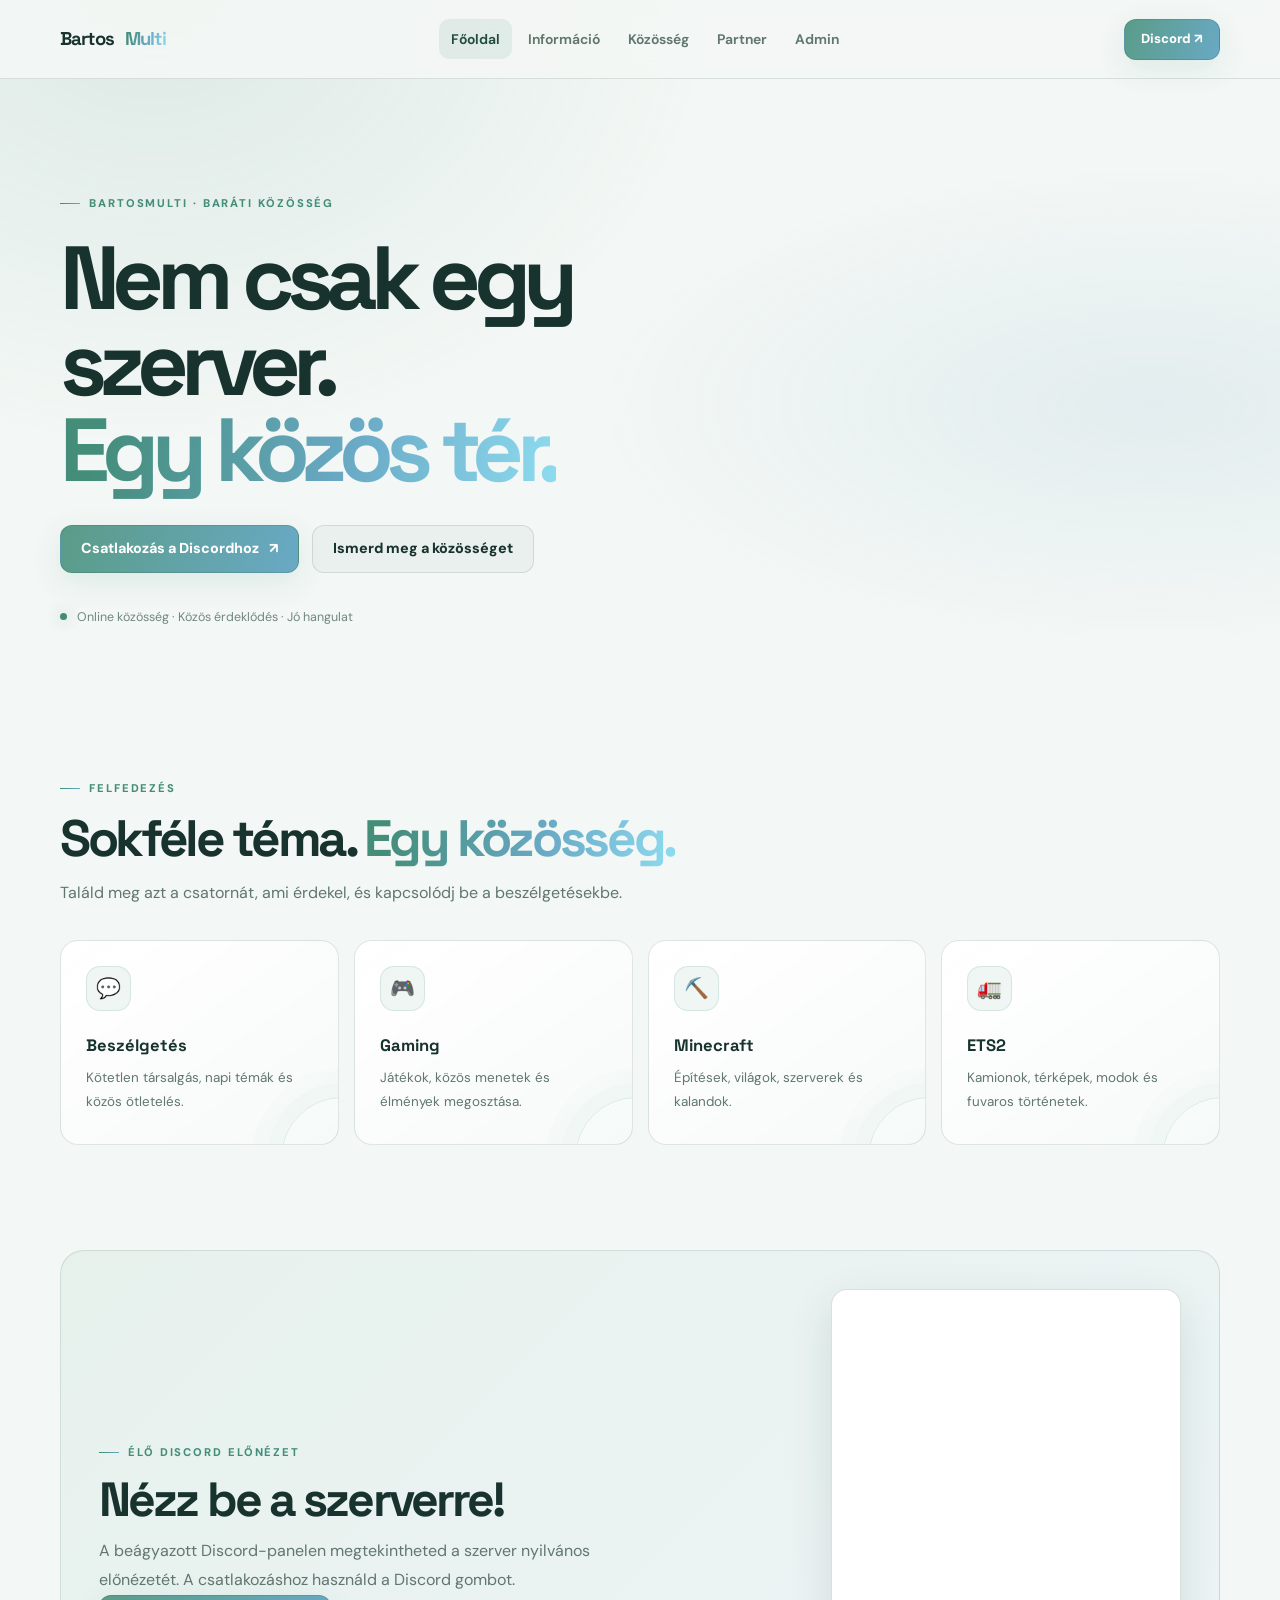
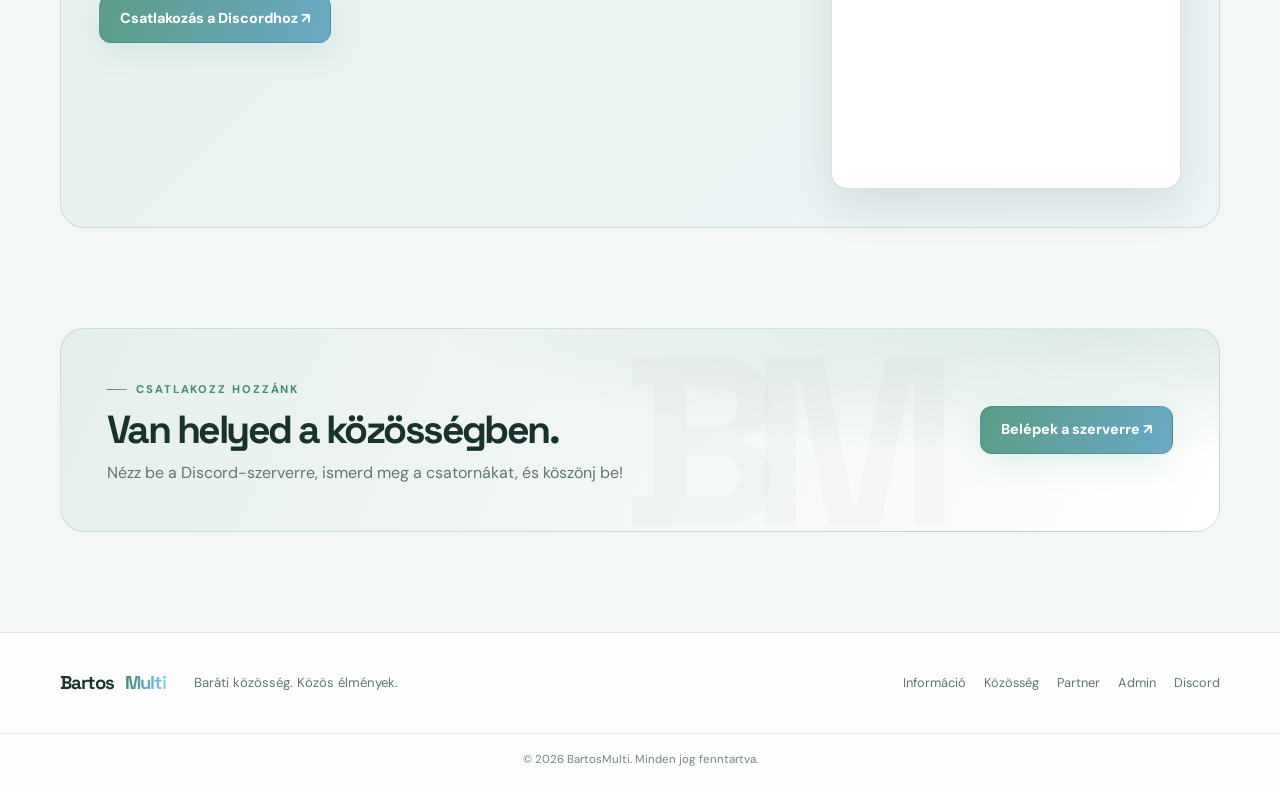
<file: index.html>
<!DOCTYPE html>
<html lang="hu">
<head>
  <meta charset="UTF-8">
  <meta name="viewport" content="width=device-width, initial-scale=1">
  <meta name="theme-color" content="#f3f7f5">
  <meta name="description" content="BartosMulti – baráti közösség beszélgetéshez, játékhoz és közös kikapcsolódáshoz.">
  <title>BartosMulti – Közösség, játék, kikapcsolódás</title>
  <link rel="icon" href="favicon.svg" type="image/svg+xml">
  <link rel="stylesheet" href="style.css">
</head>
<body>
  <header class="site-header">
    <nav class="navbar">
      <a class="logo" href="index.html">Bartos<span class="accent">Multi</span></a>
      <ul class="nav-links">
        <li><a class="active" href="index.html">Főoldal</a></li>
        <li><a href="info.html">Információ</a></li>
        <li><a href="community.html">Közösség</a></li>
        <li><a href="partner.html">Partner</a></li>
        <li><a href="admin/">Admin</a></li>
      </ul>
      <a class="button button-small" href="https://discord.gg/Ucswm9WDUp" target="_blank" rel="noopener noreferrer">Discord ↗</a>
    </nav>
  </header>
  <main>
    <section class="hero container">
      <div class="hero-copy">
        <span class="eyebrow">BARTOSMULTI · BARÁTI KÖZÖSSÉG</span>
        <h1>Nem csak egy szerver.<br><span class="gradient-text">Egy közös tér.</span></h1>
        <div class="hero-actions">
          <a class="button" href="https://discord.gg/Ucswm9WDUp" target="_blank" rel="noopener noreferrer">Csatlakozás a Discordhoz <span>↗</span></a>
          <a class="button button-ghost" href="community.html">Ismerd meg a közösséget</a>
        </div>
        <div class="hero-note"><span></span> Online közösség · Közös érdeklődés · Jó hangulat</div>
      </div>
    </section>
    <section class="feature-section container">
      <div class="section-heading">
        <span class="eyebrow">FELFEDEZÉS</span>
        <h2>Sokféle téma. <span class="gradient-text">Egy közösség.</span></h2>
        <p>Találd meg azt a csatornát, ami érdekel, és kapcsolódj be a beszélgetésekbe.</p>
      </div>
      <div class="feature-grid">
        <article class="feature-card"><span class="feature-icon">💬</span><h3>Beszélgetés</h3><p>Kötetlen társalgás, napi témák és közös ötletelés.</p></article>
        <article class="feature-card"><span class="feature-icon">🎮</span><h3>Gaming</h3><p>Játékok, közös menetek és élmények megosztása.</p></article>
        <article class="feature-card"><span class="feature-icon">⛏️</span><h3>Minecraft</h3><p>Építések, világok, szerverek és kalandok.</p></article>
        <article class="feature-card"><span class="feature-icon">🚛</span><h3>ETS2</h3><p>Kamionok, térképek, modok és fuvaros történetek.</p></article>
      </div>
    </section>
    <section class="discord-section" aria-labelledby="discord-widget-title">
      <div>
        <span class="eyebrow">ÉLŐ DISCORD ELŐNÉZET</span>
        <h2 id="discord-widget-title">Nézz be a szerverre!</h2>
        <p>A beágyazott Discord-panelen megtekintheted a szerver nyilvános előnézetét. A csatlakozáshoz használd a Discord gombot.</p>
        <a class="button" href="https://discord.gg/Ucswm9WDUp" target="_blank" rel="noopener noreferrer">Csatlakozás a Discordhoz ↗</a>
      </div>
      <iframe class="discord-widget-frame" src="https://discord.com/widget?id=1563563442265399347&amp;theme=dark" width="350" height="500" allowtransparency="true" frameborder="0" sandbox="allow-popups allow-popups-to-escape-sandbox allow-same-origin allow-scripts" title="BartosMulti Discord szerver előnézete"></iframe>
    </section>
    <section class="join-section container">
      <div><span class="eyebrow">CSATLAKOZZ HOZZÁNK</span><h2>Van helyed a közösségben.</h2><p>Nézz be a Discord-szerverre, ismerd meg a csatornákat, és köszönj be!</p></div>
      <a class="button" href="https://discord.gg/Ucswm9WDUp" target="_blank" rel="noopener noreferrer">Belépek a szerverre ↗</a>
    </section>
  </main>
  <footer class="footer"><div class="footer-inner"><a class="logo" href="index.html">Bartos<span class="accent">Multi</span></a><p>Baráti közösség. Közös élmények.</p><div class="footer-links"><a href="info.html">Információ</a><a href="community.html">Közösség</a><a href="partner.html">Partner</a><a href="admin/">Admin</a><a href="https://discord.gg/Ucswm9WDUp">Discord</a></div></div><div class="footer-bottom">© 2026 BartosMulti. Minden jog fenntartva.</div></footer>
</body>
</html>
</file>
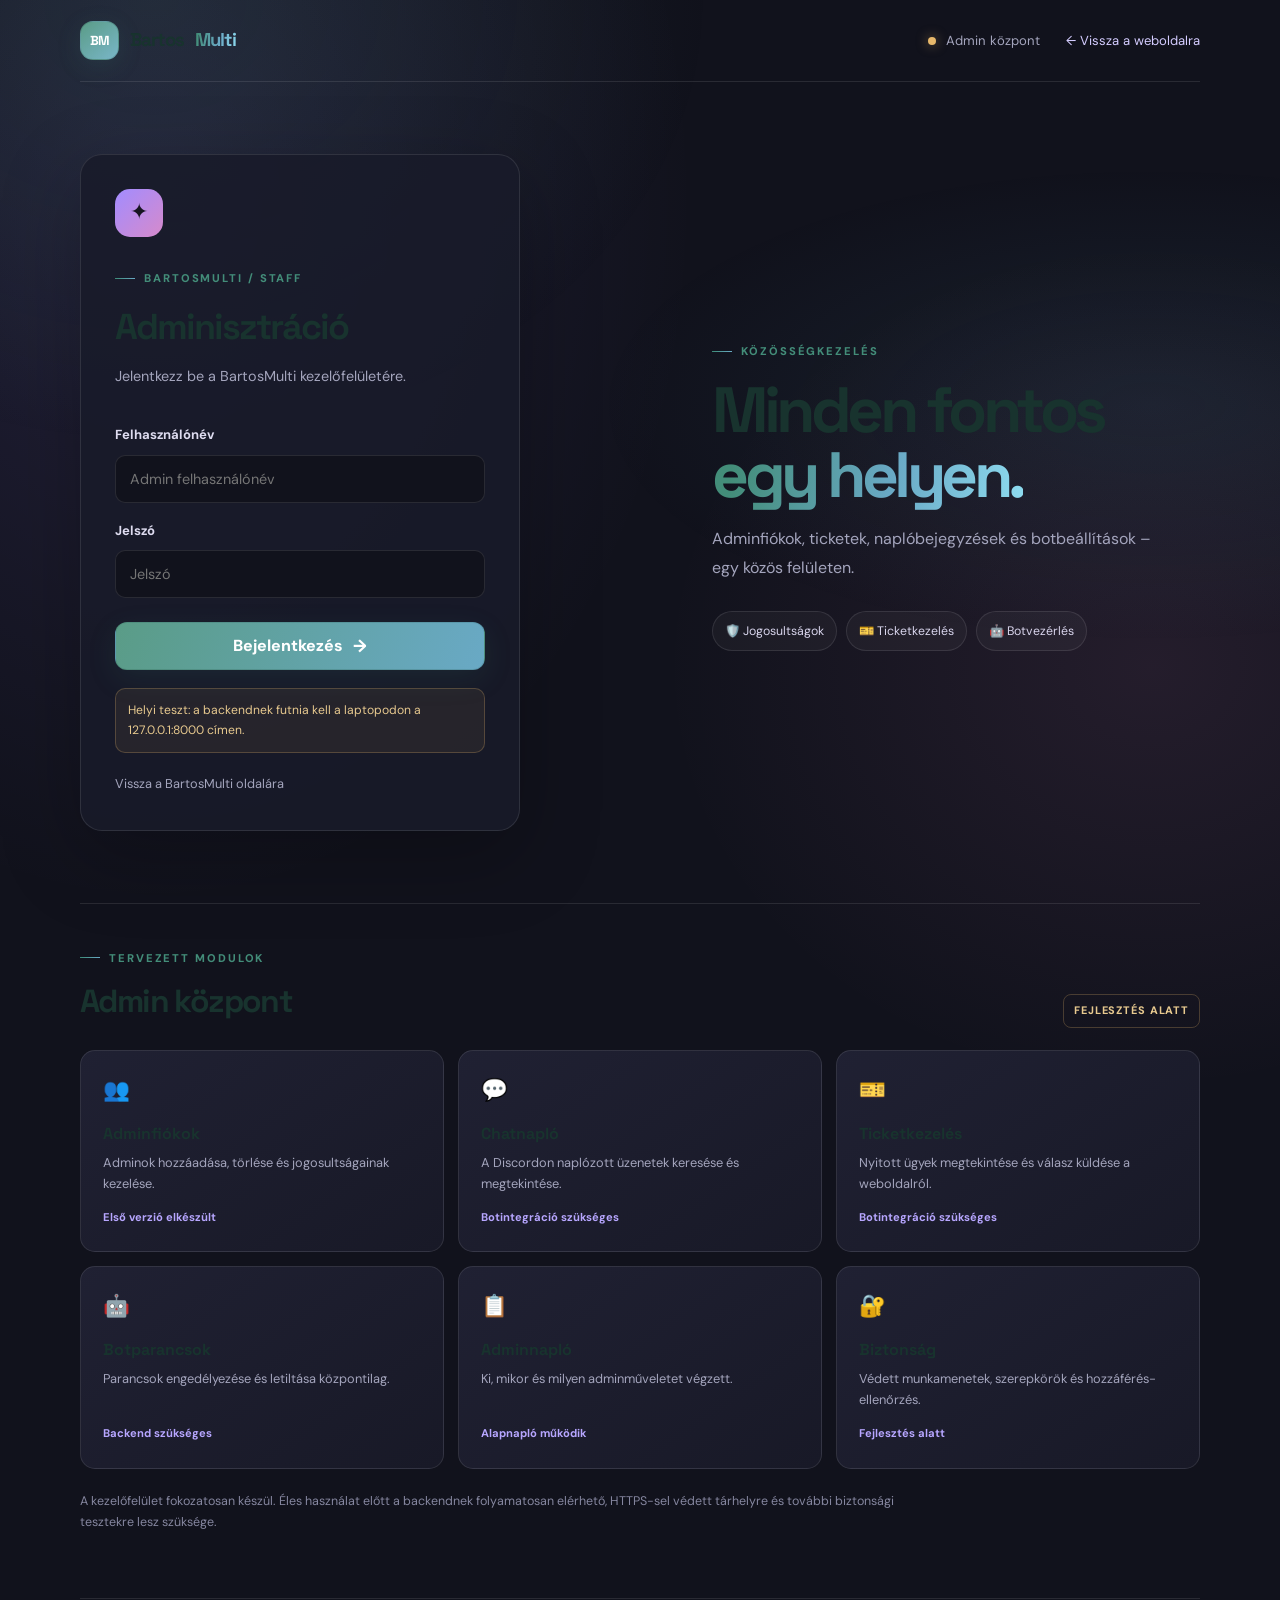
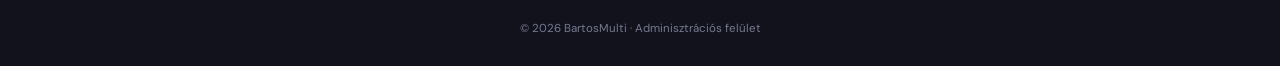
<file: admin/index.html>
<!DOCTYPE html>
<html lang="hu">
<head>
  <meta charset="UTF-8">
  <meta name="viewport" content="width=device-width, initial-scale=1">
  <meta name="theme-color" content="#11121c">
  <meta name="description" content="BartosMulti adminisztrációs felület.">
  <title>Admin – BartosMulti</title>
  <link rel="icon" href="../favicon.svg" type="image/svg+xml">
  <link rel="stylesheet" href="../style.css">
  <link rel="stylesheet" href="admin.css">
</head>
<body class="admin-body">
  <main class="admin-shell">
    <header class="admin-topbar">
      <a class="logo" href="../index.html"><span class="logo-mark">BM</span>Bartos<span class="accent">Multi</span></a>
      <div class="admin-topbar-right"><span class="status-dot"></span><span>Admin központ</span><a href="../index.html">← Vissza a weboldalra</a></div>
    </header>

    <section class="login-wrap" id="loginView">
      <div class="login-card">
        <div class="login-icon">✦</div>
        <span class="eyebrow">BARTOSMULTI / STAFF</span>
        <h1>Adminisztráció</h1>
        <p class="login-description">Jelentkezz be a BartosMulti kezelőfelületére.</p>
        <form id="loginForm">
          <label for="username">Felhasználónév</label>
          <input id="username" name="username" type="text" placeholder="Admin felhasználónév" autocomplete="username" required>
          <label for="password">Jelszó</label>
          <input id="password" name="password" type="password" placeholder="Jelszó" autocomplete="current-password" required>
          <button class="button login-button" id="loginButton" type="submit">Bejelentkezés <span>→</span></button>
        </form>
        <p class="login-notice" id="loginNotice" role="status">Helyi teszt: a backendnek futnia kell a laptopodon a 127.0.0.1:8000 címen.</p>
        <a class="back-link" href="../index.html">Vissza a BartosMulti oldalára</a>
      </div>
      <div class="login-side">
        <span class="eyebrow">KÖZÖSSÉGKEZELÉS</span>
        <h2>Minden fontos<br><span class="gradient-text">egy helyen.</span></h2>
        <p>Adminfiókok, ticketek, naplóbejegyzések és botbeállítások – egy közös felületen.</p>
        <div class="side-pills"><span>🛡️ Jogosultságok</span><span>🎫 Ticketkezelés</span><span>🤖 Botvezérlés</span></div>
      </div>
    </section>

    <section class="admin-dashboard" id="dashboardView" hidden>
      <div class="dashboard-heading">
        <div>
          <span class="eyebrow">BARTOSMULTI / ADMIN</span>
          <h1>Vezérlőpult</h1>
          <p class="login-description">Sikeresen bejelentkeztél a helyi backendbe.</p>
        </div>
        <button class="button logout-button" id="logoutButton" type="button">Kijelentkezés</button>
      </div>

      <div class="dashboard-card account-card">
        <h2>Bejelentkezett admin</h2>
        <p><strong>Felhasználónév:</strong> <span id="adminUsername">–</span></p>
        <p><strong>Azonosító:</strong> <span id="adminId">–</span></p>
        <p><strong>Jogosultság:</strong> <span id="adminRole">–</span></p>
        <p><strong>Állapot:</strong> <span id="adminStatus">–</span></p>
      </div>

      <section class="dashboard-card management-card" id="adminManagement">
        <div class="section-heading">
          <div><span class="eyebrow">HOZZÁFÉRÉSEK</span><h2>Adminfiókok kezelése</h2><p class="dashboard-muted">Adminfiókok létrehozása, jogosultságainak módosítása és kezelése.</p></div>
          <button class="button refresh-button" id="refreshAdminsButton" type="button">Lista frissítése</button>
        </div>

        <div class="create-admin-panel">
          <h3>Új adminfiók</h3>
          <form id="createAdminForm" class="create-admin-form">
            <div class="field-group"><label for="newAdminUsername">Felhasználónév</label><input id="newAdminUsername" name="username" type="text" minlength="3" maxlength="40" pattern="[a-zA-Z0-9_.-]+" autocomplete="off" placeholder="pl. moderator01" required></div>
            <div class="field-group"><label for="newAdminPassword">Kezdeti jelszó</label><input id="newAdminPassword" name="password" type="password" minlength="12" maxlength="128" autocomplete="new-password" placeholder="Legalább 12 karakter" required></div>
            <div class="field-group"><label for="newAdminRole">Jogosultság</label><select id="newAdminRole" name="role"><option value="moderator">Moderátor</option><option value="admin">Admin</option></select></div>
            <button class="button create-admin-button" id="createAdminButton" type="submit">Admin létrehozása</button>
          </form>
          <p class="form-hint">A jelszó legalább 12 karakter legyen. A tulajdonosi (owner) jogosultságot ez az űrlap nem osztja ki.</p>
        </div>

        <div class="admin-list-heading"><h3>Regisztrált adminok</h3><span id="adminCount" class="count-label">–</span></div>
        <p id="adminListNotice" class="dashboard-muted" role="status">Adminlista betöltése…</p>
        <div id="adminList" class="admin-list"></div>
      </section>

      <div class="dashboard-card audit-card">
        <div class="audit-heading">
          <div><h2>Admin tevékenységnapló</h2><p class="dashboard-muted">A backend által rögzített legutóbbi műveletek.</p></div>
          <button class="button refresh-button" id="refreshAuditButton" type="button">Frissítés</button>
        </div>
        <p id="auditNotice" class="dashboard-muted" role="status">Napló betöltése…</p>
        <div class="audit-list" id="auditList"></div>
      </div>
      <p class="dashboard-warning">Ez jelenleg helyi fejlesztői kapcsolat. A ticketkezelés, chatnapló és botvezérlés még nincs bekötve. A weboldal nyilvános GitHub Pages-oldal, a backend viszont csak a saját laptopodon fut.</p>
    </section>

    <section class="admin-preview" aria-label="Tervezett adminfunkciók">
      <div class="preview-heading"><div><span class="eyebrow">TERVEZETT MODULOK</span><h2>Admin központ</h2></div><span class="preview-tag">FEJLESZTÉS ALATT</span></div>
      <div class="preview-grid">
        <article class="preview-card"><span>👥</span><h3>Adminfiókok</h3><p>Adminok hozzáadása, törlése és jogosultságainak kezelése.</p><small>Első verzió elkészült</small></article>
        <article class="preview-card"><span>💬</span><h3>Chatnapló</h3><p>A Discordon naplózott üzenetek keresése és megtekintése.</p><small>Botintegráció szükséges</small></article>
        <article class="preview-card"><span>🎫</span><h3>Ticketkezelés</h3><p>Nyitott ügyek megtekintése és válasz küldése a weboldalról.</p><small>Botintegráció szükséges</small></article>
        <article class="preview-card"><span>🤖</span><h3>Botparancsok</h3><p>Parancsok engedélyezése és letiltása központilag.</p><small>Backend szükséges</small></article>
        <article class="preview-card"><span>📋</span><h3>Adminnapló</h3><p>Ki, mikor és milyen adminműveletet végzett.</p><small>Alapnapló működik</small></article>
        <article class="preview-card"><span>🔐</span><h3>Biztonság</h3><p>Védett munkamenetek, szerepkörök és hozzáférés-ellenőrzés.</p><small>Fejlesztés alatt</small></article>
      </div>
      <p class="preview-footnote">A kezelőfelület fokozatosan készül. Éles használat előtt a backendnek folyamatosan elérhető, HTTPS-sel védett tárhelyre és további biztonsági tesztekre lesz szüksége.</p>
    </section>
    <footer class="admin-footer">© 2026 BartosMulti · Adminisztrációs felület</footer>
  </main>
  <script src="admin.js"></script>
</body>
</html>
</file>
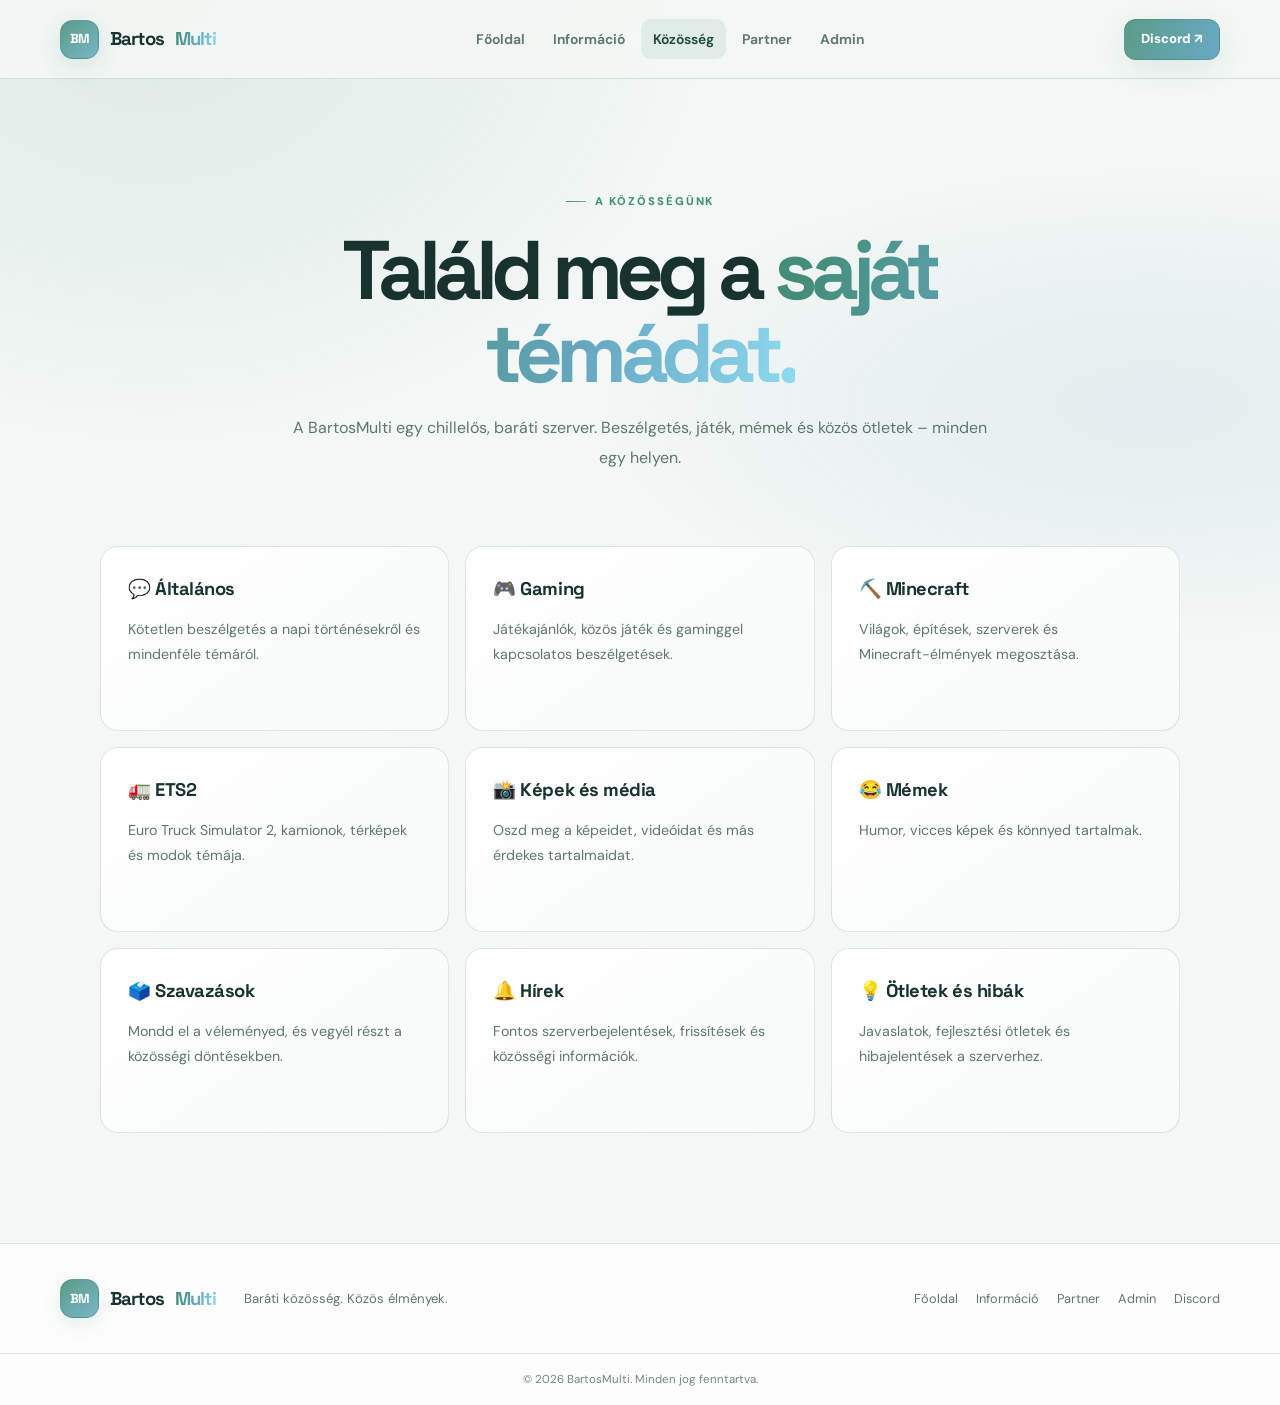
<file: community.html>
<!DOCTYPE html>
<html lang="hu">
<head><meta charset="UTF-8"><meta name="viewport" content="width=device-width, initial-scale=1"><meta name="theme-color" content="#0d0e18"><meta name="description" content="Fedezd fel a BartosMulti Discord-közösség témáit."><title>Közösség – BartosMulti</title><link rel="icon" href="favicon.svg" type="image/svg+xml"><link rel="stylesheet" href="style.css"></head>
<body>
<header class="site-header"><nav class="navbar"><a class="logo" href="index.html"><span class="logo-mark">BM</span>Bartos<span class="accent">Multi</span></a><ul class="nav-links"><li><a href="index.html">Főoldal</a></li><li><a href="info.html">Információ</a></li><li><a class="active" href="community.html">Közösség</a></li><li><a href="partner.html">Partner</a></li><li><a href="admin/">Admin</a></li></ul><a class="button button-small" href="https://discord.gg/Ucswm9WDUp" target="_blank" rel="noopener noreferrer">Discord ↗</a></nav></header>
<main>
<section class="page-hero"><span class="eyebrow">A KÖZÖSSÉGÜNK</span><h1>Találd meg a <span class="gradient-text">saját témádat.</span></h1><p>A BartosMulti egy chillelős, baráti szerver. Beszélgetés, játék, mémek és közös ötletek – minden egy helyen.</p></section>
<section class="cards">
<article class="info-card"><h2>💬 Általános</h2><p>Kötetlen beszélgetés a napi történésekről és mindenféle témáról.</p></article>
<article class="info-card"><h2>🎮 Gaming</h2><p>Játékajánlók, közös játék és gaminggel kapcsolatos beszélgetések.</p></article>
<article class="info-card"><h2>⛏️ Minecraft</h2><p>Világok, építések, szerverek és Minecraft-élmények megosztása.</p></article>
<article class="info-card"><h2>🚛 ETS2</h2><p>Euro Truck Simulator 2, kamionok, térképek és modok témája.</p></article>
<article class="info-card"><h2>📸 Képek és média</h2><p>Oszd meg a képeidet, videóidat és más érdekes tartalmaidat.</p></article>
<article class="info-card"><h2>😂 Mémek</h2><p>Humor, vicces képek és könnyed tartalmak.</p></article>
<article class="info-card"><h2>🗳️ Szavazások</h2><p>Mondd el a véleményed, és vegyél részt a közösségi döntésekben.</p></article>
<article class="info-card"><h2>🔔 Hírek</h2><p>Fontos szerverbejelentések, frissítések és közösségi információk.</p></article>
<article class="info-card"><h2>💡 Ötletek és hibák</h2><p>Javaslatok, fejlesztési ötletek és hibajelentések a szerverhez.</p></article>
</section>
</main>
<footer class="footer"><div class="footer-inner"><a class="logo" href="index.html"><span class="logo-mark">BM</span>Bartos<span class="accent">Multi</span></a><p>Baráti közösség. Közös élmények.</p><div class="footer-links"><a href="index.html">Főoldal</a><a href="info.html">Információ</a><a href="partner.html">Partner</a><a href="admin/">Admin</a><a href="https://discord.gg/Ucswm9WDUp">Discord</a></div></div><div class="footer-bottom">© 2026 BartosMulti. Minden jog fenntartva.</div></footer>
</body></html>
</file>
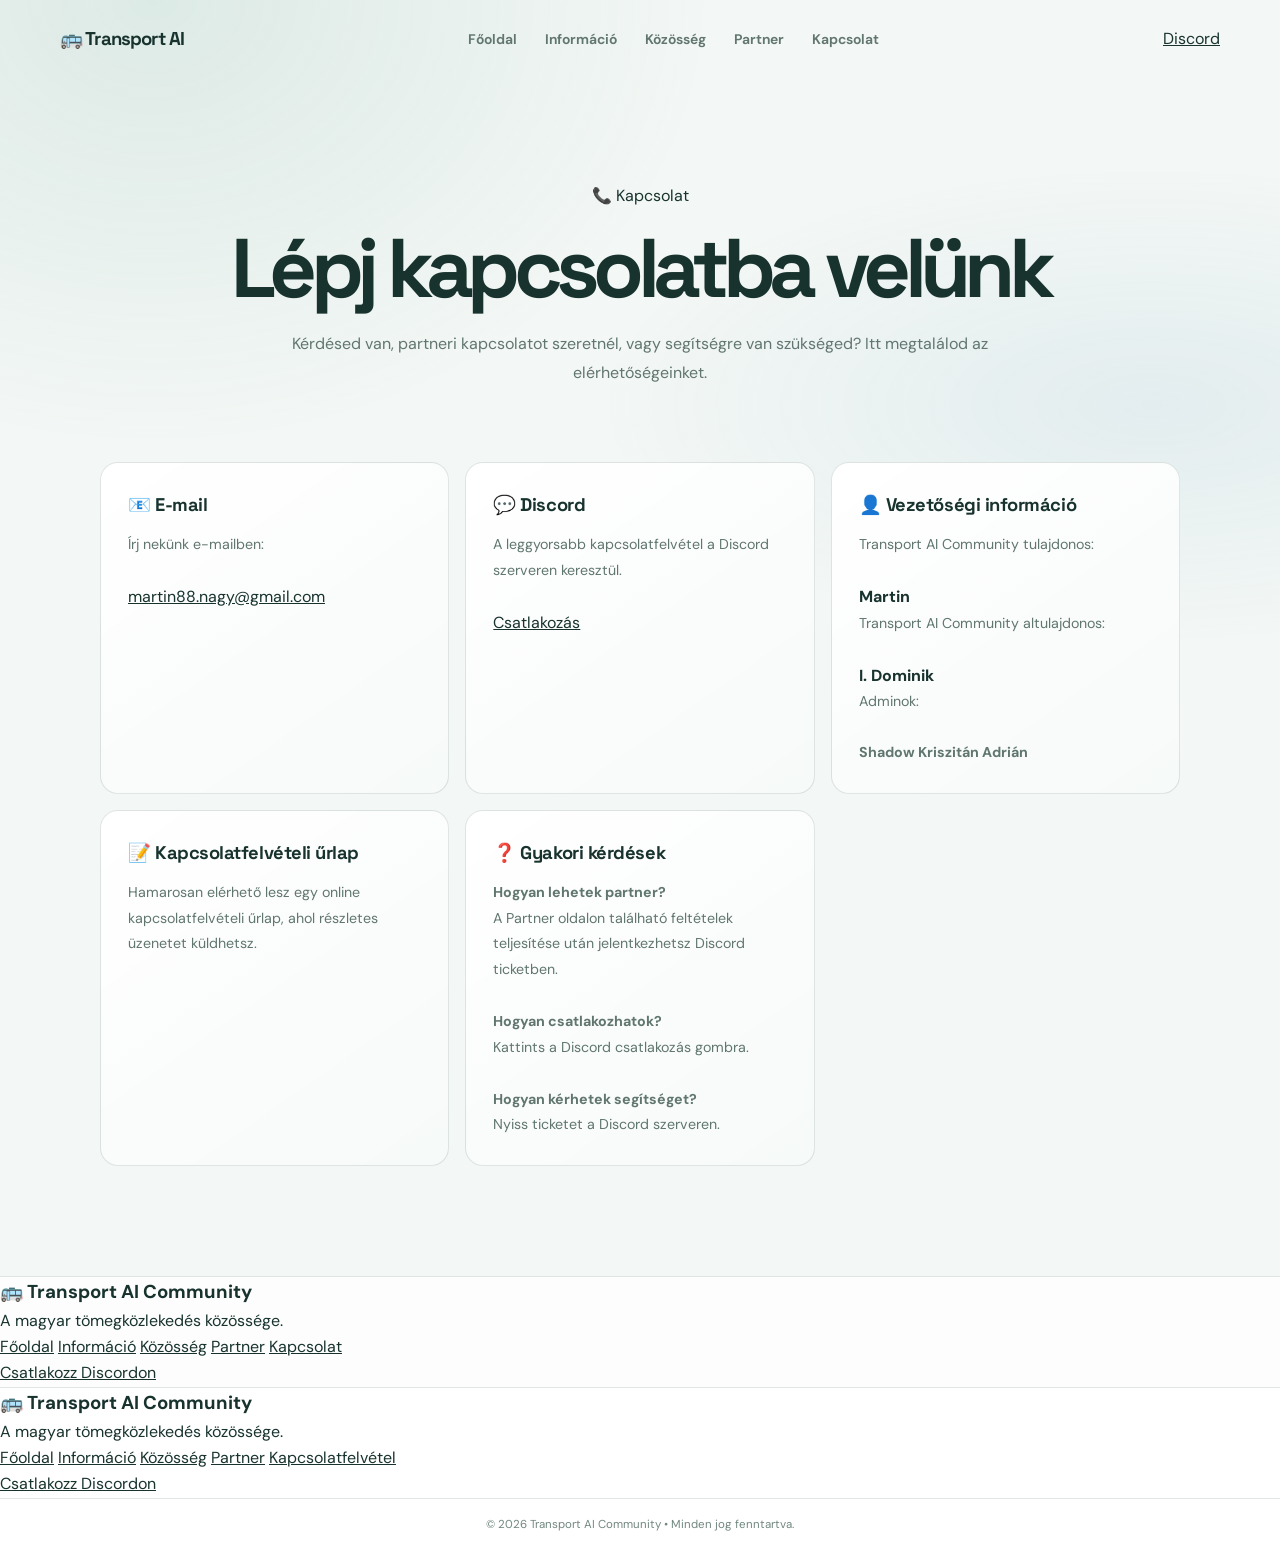
<file: contact.html>
<!DOCTYPE html>
<html lang="hu">

<head>

<meta charset="UTF-8">
<meta name="viewport" content="width=device-width, initial-scale=1.0">

<title>Kapcsolat | Transport AI</title>

    <link rel="icon" href="favicon.svg" type="image/svg+xml">
    <link rel="stylesheet" href="style.css">

</head>


<body>


<div class="ai-background">
    <div class="particles"></div>
</div>



<header>

<nav class="navbar">

<div class="logo">
🚌 Transport AI
</div>


<ul class="nav-links">

<li><a href="index.html">Főoldal</a></li>
<li><a href="info.html">Információ</a></li>
<li><a href="community.html">Közösség</a></li>
<li><a href="partner.html">Partner</a></li>
<li><a href="contact.html">Kapcsolat</a></li>

</ul>


<a class="nav-button"
href="https://discord.gg/Ucswm9WDUp"
target="_blank">
Discord
</a>


</nav>

</header>





<section class="page-hero">


<span class="ai-tag">
📞 Kapcsolat
</span>


<h1>
Lépj kapcsolatba velünk
</h1>


<p>
Kérdésed van, partneri kapcsolatot szeretnél,
vagy segítségre van szükséged?
Itt megtalálod az elérhetőségeinket.
</p>


</section>





<section class="cards">



<div class="info-card">

<h2>📧 E-mail</h2>

<p>
Írj nekünk e-mailben:
</p>

<br>

<a href="mailto:martin88.nagy@gmail.com"
class="main-button">

martin88.nagy@gmail.com

</a>

</div>





<div class="info-card">

<h2>💬 Discord</h2>

<p>
A leggyorsabb kapcsolatfelvétel
a Discord szerveren keresztül.
</p>

<br>

<a href="https://discord.gg/Ucswm9WDUp"
target="_blank"
class="main-button">

Csatlakozás

</a>

</div>





<div class="info-card">

<h2>👤 Vezetőségi információ</h2>

<p>
Transport AI Community tulajdonos:
</p>

<br>

<strong>
Martin
</strong>

<p>Transport AI Community altulajdonos: </p>

<br>
<strong>
I. Dominik
</strong>

<p>Adminok: <p>

<br>

<strong>
Shadow
Kriszitán
Adrián
</strong>

</div>





<div class="info-card">

<h2>📝 Kapcsolatfelvételi űrlap</h2>

<p>
Hamarosan elérhető lesz egy online
kapcsolatfelvételi űrlap, ahol
részletes üzenetet küldhetsz.
</p>

</div>





<div class="info-card faq-card">

<h2>❓ Gyakori kérdések</h2>


<p>
<strong>Hogyan lehetek partner?</strong>
<br>
A Partner oldalon található feltételek
teljesítése után jelentkezhetsz Discord ticketben.
</p>


<br>


<p>
<strong>Hogyan csatlakozhatok?</strong>
<br>
Kattints a Discord csatlakozás gombra.
</p>


<br>


<p>
<strong>Hogyan kérhetek segítséget?</strong>
<br>
Nyiss ticketet a Discord szerveren.
</p>


</div>



</section>





<footer class="footer">

<div class="footer-content">


<div class="footer-left">

<h3>
🚌 Transport AI Community
</h3>

<p>
A magyar tömegközlekedés közössége.
</p>

</div>



<div class="footer-center">

<a href="index.html">Főoldal</a>
<a href="info.html">Információ</a>
<a href="community.html">Közösség</a>
<a href="partner.html">Partner</a>
<a href="contact.html">Kapcsolat</a>

</div>



<div class="footer-right">

<a href="https://discord.gg/Ucswm9WDUp"
target="_blank">

Csatlakozz Discordon

</a>

</div>


</div>



<footer class="footer">

    <div class="footer-content">

        <div class="footer-left">
            <h3>🚌 Transport AI Community</h3>
            <p>A magyar tömegközlekedés közössége.</p>
        </div>

        <div class="footer-center">
            <a href="index.html">Főoldal</a>
            <a href="info.html">Információ</a>
            <a href="community.html">Közösség</a>
            <a href="partner.html">Partner</a>
            <a href="contact.html">Kapcsolatfelvétel</a>
        </div>

        <div class="footer-right">
            <a href="https://discord.gg/Ucswm9WDUp" target="_blank">
                Csatlakozz Discordon
            </a>
        </div>

    </div>

    <div class="footer-bottom">
        © 2026 Transport AI Community • Minden jog fenntartva.
    </div>

</footer>


<script src="script.js"></script>


</body>

</html>
</file>
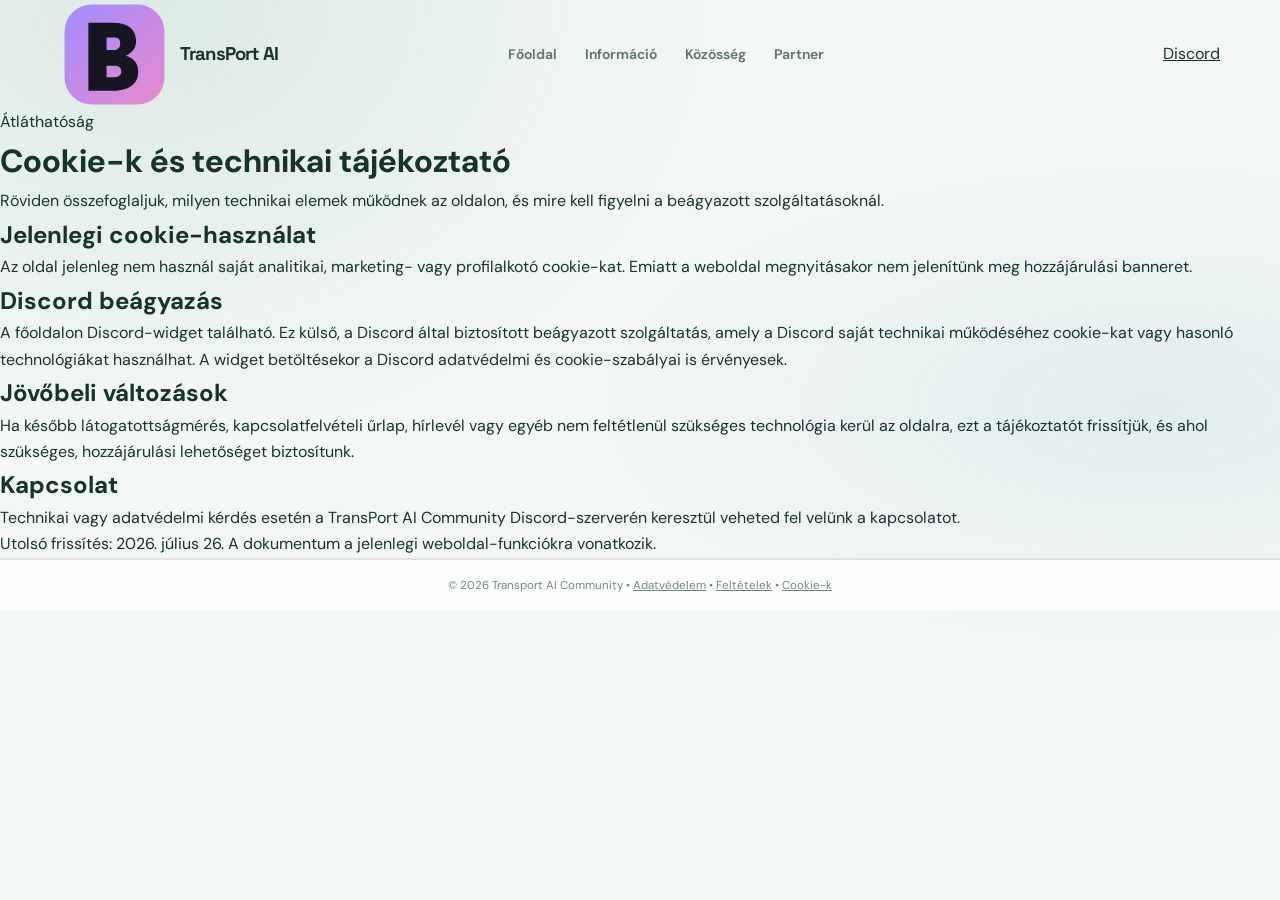
<file: cookies.html>
<!DOCTYPE html>
<html lang="hu">
<head>
    <meta charset="UTF-8">
    <meta name="viewport" content="width=device-width, initial-scale=1.0">
    <title>Cookie-k és technikai tájékoztató | TransPort AI</title>
    <link rel="icon" href="favicon.svg" type="image/svg+xml">
    <link rel="stylesheet" href="style.css">
</head>
<body>
    <div class="ai-background"><div class="particles"></div></div>
    <header><nav class="navbar"><div class="logo"><img class="brand-mark" src="transport-mark.svg" alt="">TransPort AI</div><ul class="nav-links"><li><a href="index.html">Főoldal</a></li><li><a href="info.html">Információ</a></li><li><a href="community.html">Közösség</a></li><li><a href="partner.html">Partner</a></li></ul><a class="nav-button" href="https://discord.gg/Ucswm9WDUp" target="_blank" rel="noopener">Discord</a></nav></header>
    <main class="legal-shell">
        <div class="legal-heading"><span class="legal-kicker">Átláthatóság</span><h1>Cookie-k és technikai tájékoztató</h1><p>Röviden összefoglaljuk, milyen technikai elemek működnek az oldalon, és mire kell figyelni a beágyazott szolgáltatásoknál.</p></div>
        <article class="legal-card">
            <section><h2>Jelenlegi cookie-használat</h2><p>Az oldal jelenleg nem használ saját analitikai, marketing- vagy profilalkotó cookie-kat. Emiatt a weboldal megnyitásakor nem jelenítünk meg hozzájárulási banneret.</p></section>
            <section><h2>Discord beágyazás</h2><p>A főoldalon Discord-widget található. Ez külső, a Discord által biztosított beágyazott szolgáltatás, amely a Discord saját technikai működéséhez cookie-kat vagy hasonló technológiákat használhat. A widget betöltésekor a Discord adatvédelmi és cookie-szabályai is érvényesek.</p></section>
            <section><h2>Jövőbeli változások</h2><p>Ha később látogatottságmérés, kapcsolatfelvételi űrlap, hírlevél vagy egyéb nem feltétlenül szükséges technológia kerül az oldalra, ezt a tájékoztatót frissítjük, és ahol szükséges, hozzájárulási lehetőséget biztosítunk.</p></section>
            <section><h2>Kapcsolat</h2><p>Technikai vagy adatvédelmi kérdés esetén a TransPort AI Community Discord-szerverén keresztül veheted fel velünk a kapcsolatot.</p></section>
            <div class="legal-note">Utolsó frissítés: 2026. július 26. A dokumentum a jelenlegi weboldal-funkciókra vonatkozik.</div>
        </article>
    </main>
    <footer class="footer"><div class="footer-bottom">© 2026 Transport AI Community • <a href="privacy.html">Adatvédelem</a> • <a href="terms.html">Feltételek</a> • <a href="cookies.html">Cookie-k</a></div></footer>
</body>
</html>
</file>
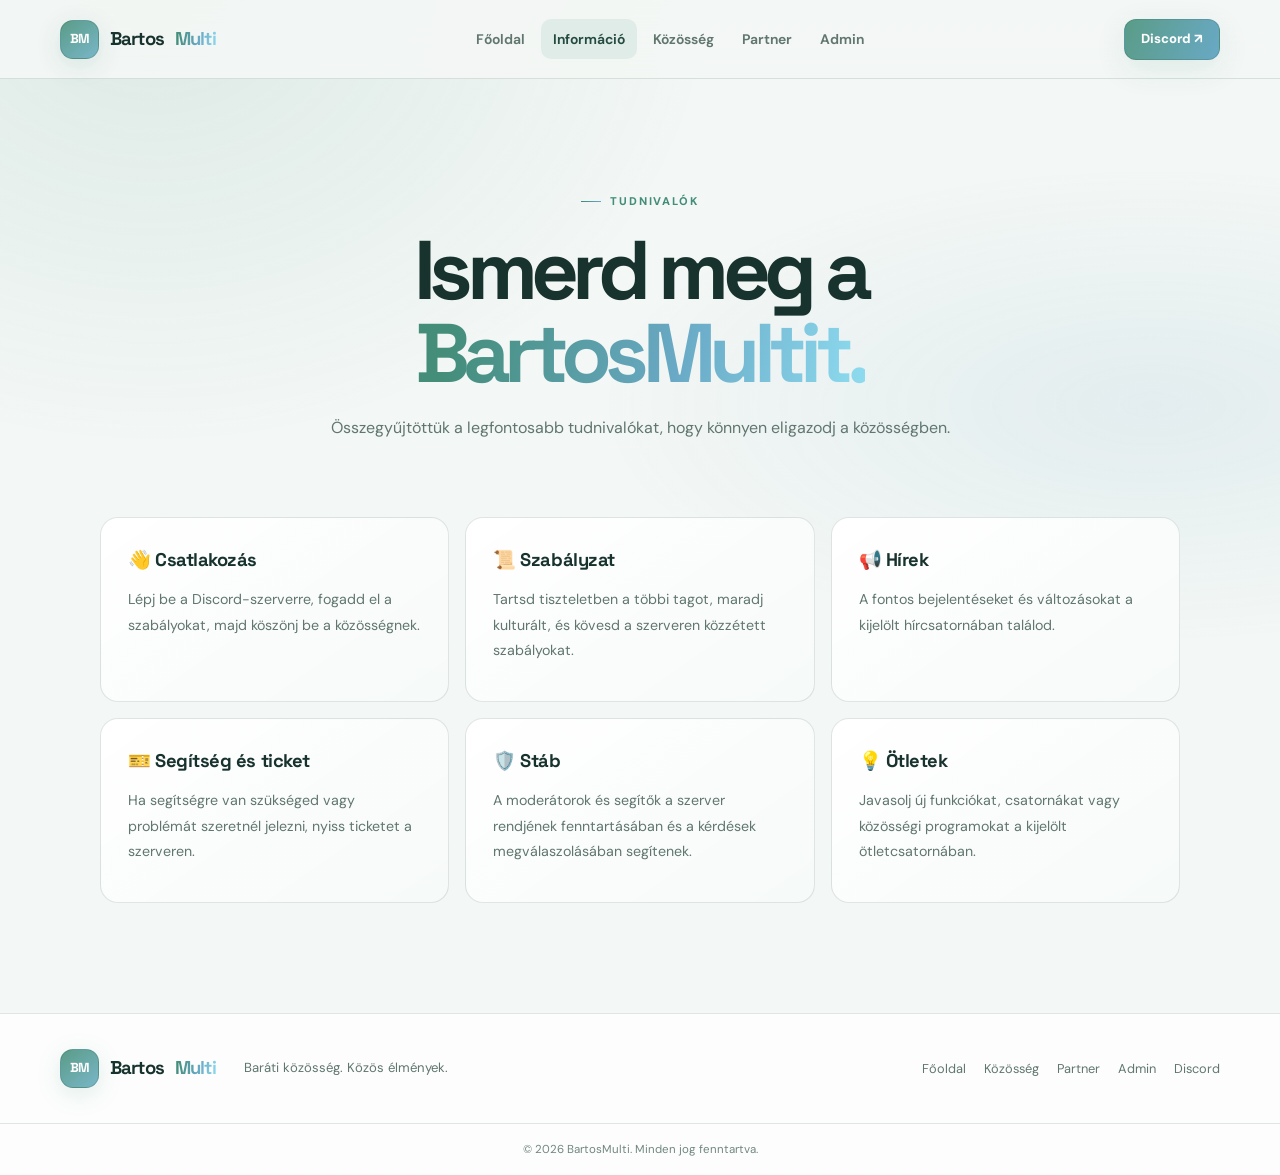
<file: info.html>
<!DOCTYPE html>
<html lang="hu">
<head><meta charset="UTF-8"><meta name="viewport" content="width=device-width, initial-scale=1"><meta name="theme-color" content="#0d0e18"><meta name="description" content="Fontos tudnivalók a BartosMulti közösségről."><title>Információ – BartosMulti</title><link rel="icon" href="favicon.svg" type="image/svg+xml"><link rel="stylesheet" href="style.css"></head>
<body>
<header class="site-header"><nav class="navbar"><a class="logo" href="index.html"><span class="logo-mark">BM</span>Bartos<span class="accent">Multi</span></a><ul class="nav-links"><li><a href="index.html">Főoldal</a></li><li><a class="active" href="info.html">Információ</a></li><li><a href="community.html">Közösség</a></li><li><a href="partner.html">Partner</a></li><li><a href="admin/">Admin</a></li></ul><a class="button button-small" href="https://discord.gg/Ucswm9WDUp" target="_blank" rel="noopener noreferrer">Discord ↗</a></nav></header>
<main>
<section class="page-hero"><span class="eyebrow">TUDNIVALÓK</span><h1>Ismerd meg a <span class="gradient-text">BartosMultit.</span></h1><p>Összegyűjtöttük a legfontosabb tudnivalókat, hogy könnyen eligazodj a közösségben.</p></section>
<section class="cards">
<article class="info-card"><h2>👋 Csatlakozás</h2><p>Lépj be a Discord-szerverre, fogadd el a szabályokat, majd köszönj be a közösségnek.</p></article>
<article class="info-card"><h2>📜 Szabályzat</h2><p>Tartsd tiszteletben a többi tagot, maradj kulturált, és kövesd a szerveren közzétett szabályokat.</p></article>
<article class="info-card"><h2>📢 Hírek</h2><p>A fontos bejelentéseket és változásokat a kijelölt hírcsatornában találod.</p></article>
<article class="info-card"><h2>🎫 Segítség és ticket</h2><p>Ha segítségre van szükséged vagy problémát szeretnél jelezni, nyiss ticketet a szerveren.</p></article>
<article class="info-card"><h2>🛡️ Stáb</h2><p>A moderátorok és segítők a szerver rendjének fenntartásában és a kérdések megválaszolásában segítenek.</p></article>
<article class="info-card"><h2>💡 Ötletek</h2><p>Javasolj új funkciókat, csatornákat vagy közösségi programokat a kijelölt ötletcsatornában.</p></article>
</section>
</main>
<footer class="footer"><div class="footer-inner"><a class="logo" href="index.html"><span class="logo-mark">BM</span>Bartos<span class="accent">Multi</span></a><p>Baráti közösség. Közös élmények.</p><div class="footer-links"><a href="index.html">Főoldal</a><a href="community.html">Közösség</a><a href="partner.html">Partner</a><a href="admin/">Admin</a><a href="https://discord.gg/Ucswm9WDUp">Discord</a></div></div><div class="footer-bottom">© 2026 BartosMulti. Minden jog fenntartva.</div></footer>
</body></html>
</file>
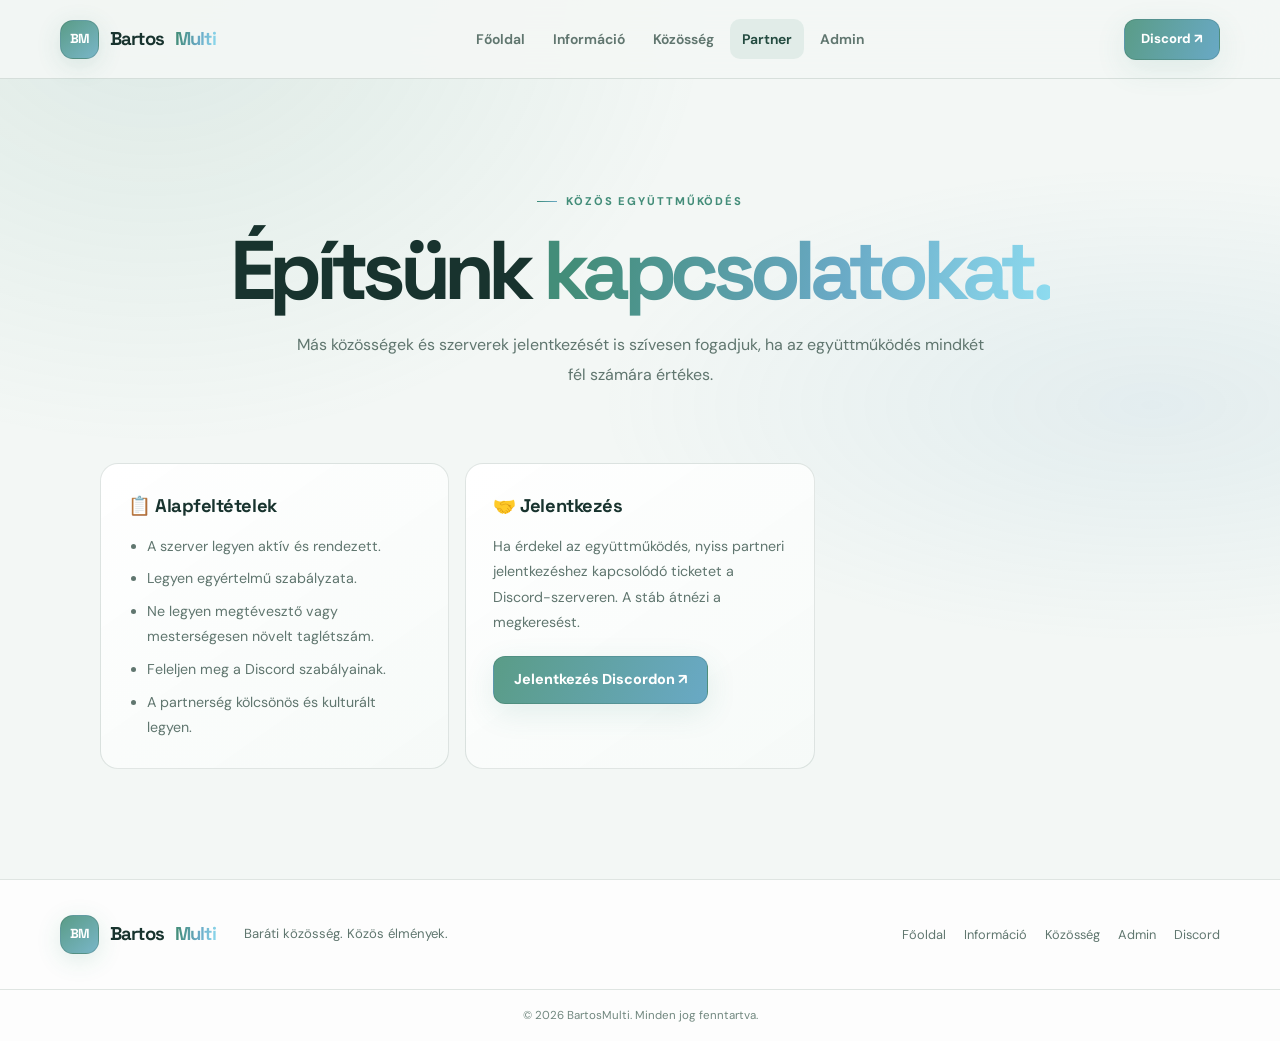
<file: partner.html>
<!DOCTYPE html>
<html lang="hu">
<head><meta charset="UTF-8"><meta name="viewport" content="width=device-width, initial-scale=1"><meta name="theme-color" content="#0d0e18"><meta name="description" content="Partneri együttműködés a BartosMulti közösséggel."><title>Partner – BartosMulti</title><link rel="icon" href="favicon.svg" type="image/svg+xml"><link rel="stylesheet" href="style.css"></head>
<body>
<header class="site-header"><nav class="navbar"><a class="logo" href="index.html"><span class="logo-mark">BM</span>Bartos<span class="accent">Multi</span></a><ul class="nav-links"><li><a href="index.html">Főoldal</a></li><li><a href="info.html">Információ</a></li><li><a href="community.html">Közösség</a></li><li><a class="active" href="partner.html">Partner</a></li><li><a href="admin/">Admin</a></li></ul><a class="button button-small" href="https://discord.gg/Ucswm9WDUp" target="_blank" rel="noopener noreferrer">Discord ↗</a></nav></header>
<main>
<section class="page-hero"><span class="eyebrow">KÖZÖS EGYÜTTMŰKÖDÉS</span><h1>Építsünk <span class="gradient-text">kapcsolatokat.</span></h1><p>Más közösségek és szerverek jelentkezését is szívesen fogadjuk, ha az együttműködés mindkét fél számára értékes.</p></section>
<section class="cards">
<article class="info-card"><h2>📋 Alapfeltételek</h2><ul><li>A szerver legyen aktív és rendezett.</li><li>Legyen egyértelmű szabályzata.</li><li>Ne legyen megtévesztő vagy mesterségesen növelt taglétszám.</li><li>Feleljen meg a Discord szabályainak.</li><li>A partnerség kölcsönös és kulturált legyen.</li></ul></article>
<article class="info-card"><h2>🤝 Jelentkezés</h2><p>Ha érdekel az együttműködés, nyiss partneri jelentkezéshez kapcsolódó ticketet a Discord-szerveren. A stáb átnézi a megkeresést.</p><a class="button" href="https://discord.gg/Ucswm9WDUp" target="_blank" rel="noopener noreferrer">Jelentkezés Discordon ↗</a></article>
</section>
</main>
<footer class="footer"><div class="footer-inner"><a class="logo" href="index.html"><span class="logo-mark">BM</span>Bartos<span class="accent">Multi</span></a><p>Baráti közösség. Közös élmények.</p><div class="footer-links"><a href="index.html">Főoldal</a><a href="info.html">Információ</a><a href="community.html">Közösség</a><a href="admin/">Admin</a><a href="https://discord.gg/Ucswm9WDUp">Discord</a></div></div><div class="footer-bottom">© 2026 BartosMulti. Minden jog fenntartva.</div></footer>
</body></html>
</file>
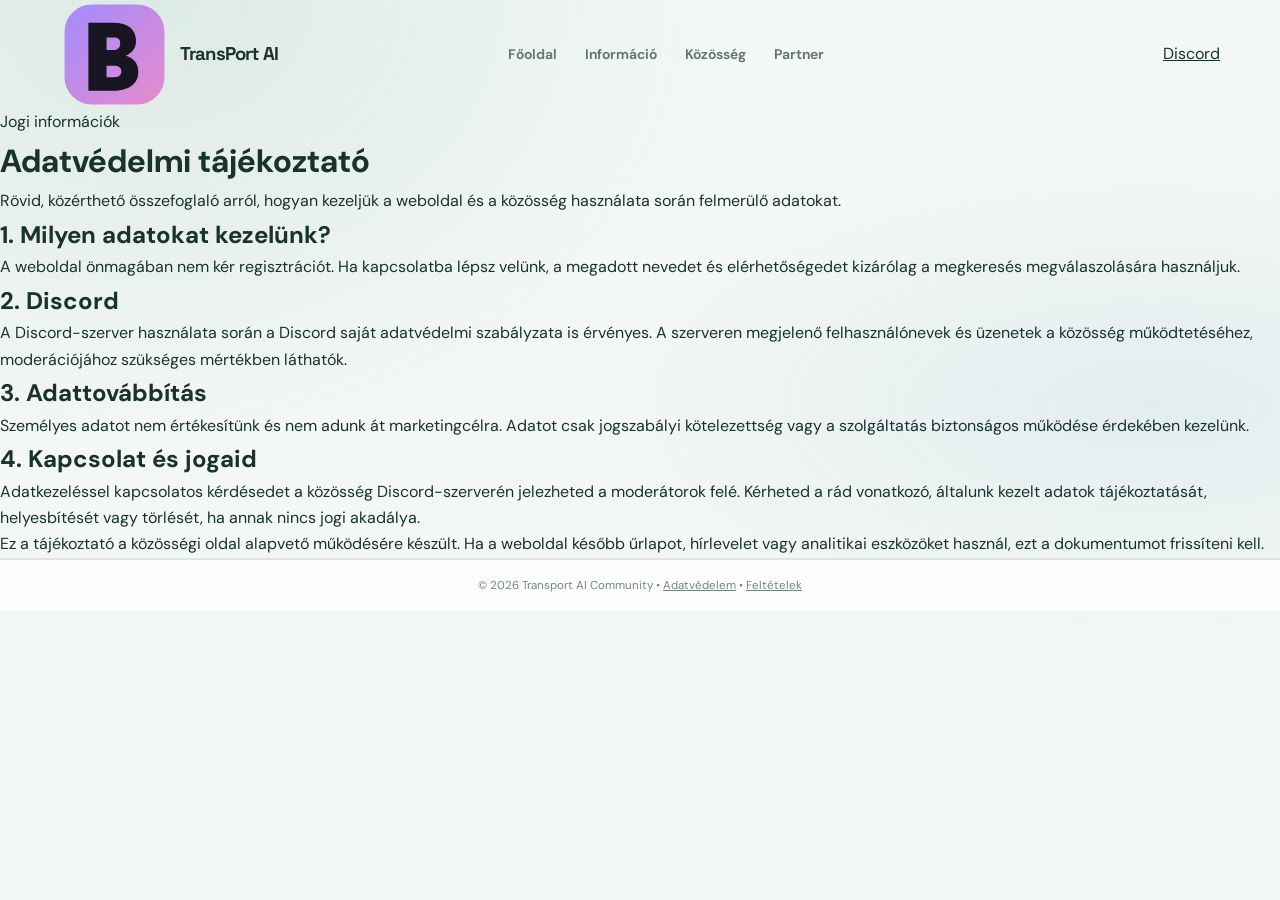
<file: privacy.html>
<!DOCTYPE html>
<html lang="hu">
<head>
    <meta charset="UTF-8">
    <meta name="viewport" content="width=device-width, initial-scale=1.0">
    <title>Adatvédelmi tájékoztató | TransPort AI</title>
    <link rel="icon" href="favicon.svg" type="image/svg+xml">
    <link rel="stylesheet" href="style.css">
</head>
<body>
    <div class="ai-background"><div class="particles"></div></div>
    <header><nav class="navbar"><div class="logo"><img class="brand-mark" src="transport-mark.svg" alt="">TransPort AI</div><ul class="nav-links"><li><a href="index.html">Főoldal</a></li><li><a href="info.html">Információ</a></li><li><a href="community.html">Közösség</a></li><li><a href="partner.html">Partner</a></li></ul><a class="nav-button" href="https://discord.gg/Ucswm9WDUp" target="_blank" rel="noopener">Discord</a></nav></header>
    <main class="legal-shell"><div class="legal-heading"><span class="legal-kicker">Jogi információk</span><h1>Adatvédelmi tájékoztató</h1><p>Rövid, közérthető összefoglaló arról, hogyan kezeljük a weboldal és a közösség használata során felmerülő adatokat.</p></div><article class="legal-card"><section><h2>1. Milyen adatokat kezelünk?</h2><p>A weboldal önmagában nem kér regisztrációt. Ha kapcsolatba lépsz velünk, a megadott nevedet és elérhetőségedet kizárólag a megkeresés megválaszolására használjuk.</p></section><section><h2>2. Discord</h2><p>A Discord-szerver használata során a Discord saját adatvédelmi szabályzata is érvényes. A szerveren megjelenő felhasználónevek és üzenetek a közösség működtetéséhez, moderációjához szükséges mértékben láthatók.</p></section><section><h2>3. Adattovábbítás</h2><p>Személyes adatot nem értékesítünk és nem adunk át marketingcélra. Adatot csak jogszabályi kötelezettség vagy a szolgáltatás biztonságos működése érdekében kezelünk.</p></section><section><h2>4. Kapcsolat és jogaid</h2><p>Adatkezeléssel kapcsolatos kérdésedet a közösség Discord-szerverén jelezheted a moderátorok felé. Kérheted a rád vonatkozó, általunk kezelt adatok tájékoztatását, helyesbítését vagy törlését, ha annak nincs jogi akadálya.</p></section><div class="legal-note">Ez a tájékoztató a közösségi oldal alapvető működésére készült. Ha a weboldal később űrlapot, hírlevelet vagy analitikai eszközöket használ, ezt a dokumentumot frissíteni kell.</div></article></main>
    <footer class="footer"><div class="footer-bottom">© 2026 Transport AI Community • <a href="privacy.html">Adatvédelem</a> • <a href="terms.html">Feltételek</a></div></footer>
</body></html>
</file>
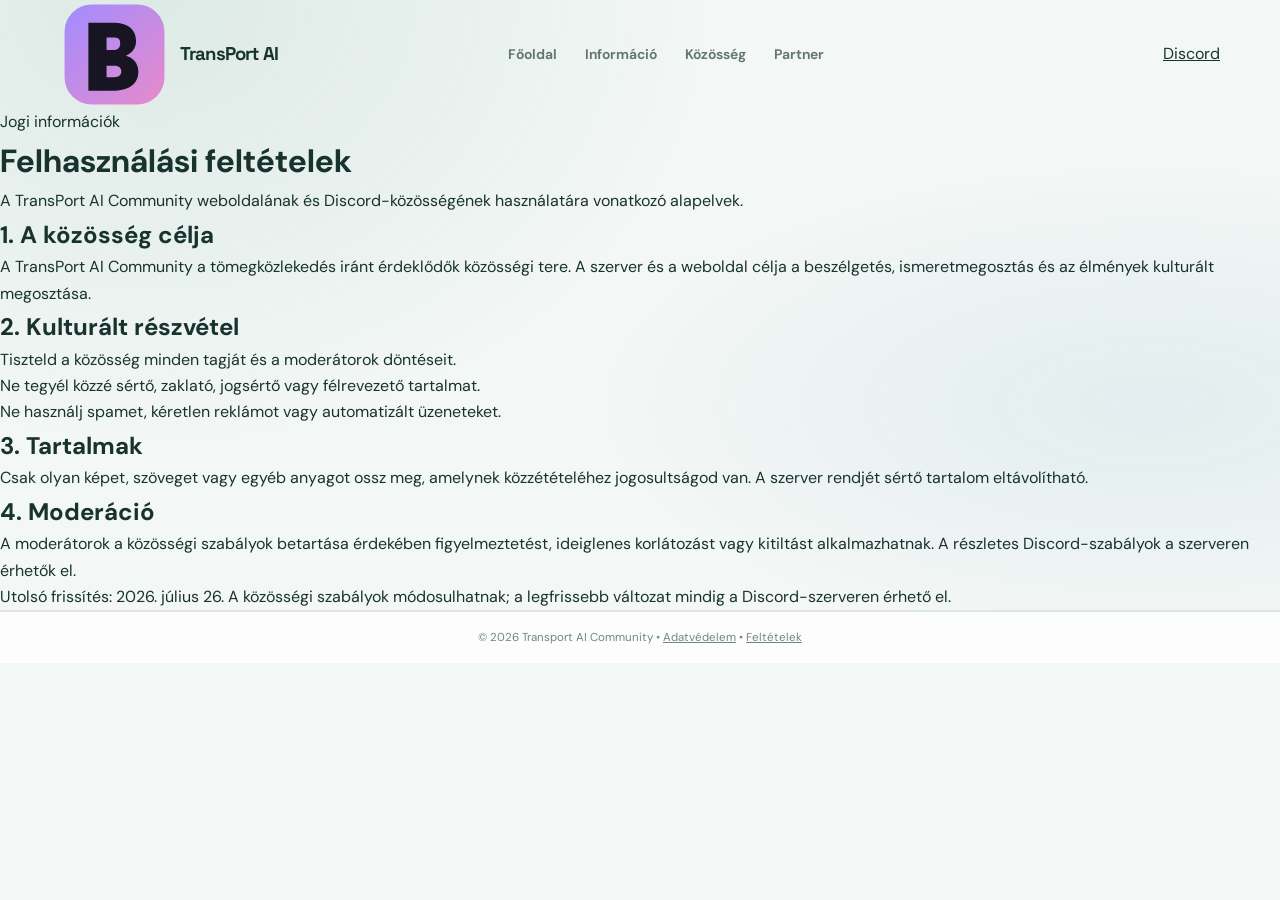
<file: terms.html>
<!DOCTYPE html>
<html lang="hu">
<head>
    <meta charset="UTF-8">
    <meta name="viewport" content="width=device-width, initial-scale=1.0">
    <title>Felhasználási feltételek | TransPort AI</title>
    <link rel="icon" href="favicon.svg" type="image/svg+xml">
    <link rel="stylesheet" href="style.css">
</head>
<body>
    <div class="ai-background"><div class="particles"></div></div>
    <header><nav class="navbar"><div class="logo"><img class="brand-mark" src="transport-mark.svg" alt="">TransPort AI</div><ul class="nav-links"><li><a href="index.html">Főoldal</a></li><li><a href="info.html">Információ</a></li><li><a href="community.html">Közösség</a></li><li><a href="partner.html">Partner</a></li></ul><a class="nav-button" href="https://discord.gg/Ucswm9WDUp" target="_blank" rel="noopener">Discord</a></nav></header>
    <main class="legal-shell"><div class="legal-heading"><span class="legal-kicker">Jogi információk</span><h1>Felhasználási feltételek</h1><p>A TransPort AI Community weboldalának és Discord-közösségének használatára vonatkozó alapelvek.</p></div><article class="legal-card"><section><h2>1. A közösség célja</h2><p>A TransPort AI Community a tömegközlekedés iránt érdeklődők közösségi tere. A szerver és a weboldal célja a beszélgetés, ismeretmegosztás és az élmények kulturált megosztása.</p></section><section><h2>2. Kulturált részvétel</h2><ul><li>Tiszteld a közösség minden tagját és a moderátorok döntéseit.</li><li>Ne tegyél közzé sértő, zaklató, jogsértő vagy félrevezető tartalmat.</li><li>Ne használj spamet, kéretlen reklámot vagy automatizált üzeneteket.</li></ul></section><section><h2>3. Tartalmak</h2><p>Csak olyan képet, szöveget vagy egyéb anyagot ossz meg, amelynek közzétételéhez jogosultságod van. A szerver rendjét sértő tartalom eltávolítható.</p></section><section><h2>4. Moderáció</h2><p>A moderátorok a közösségi szabályok betartása érdekében figyelmeztetést, ideiglenes korlátozást vagy kitiltást alkalmazhatnak. A részletes Discord-szabályok a szerveren érhetők el.</p></section><div class="legal-note">Utolsó frissítés: 2026. július 26. A közösségi szabályok módosulhatnak; a legfrissebb változat mindig a Discord-szerveren érhető el.</div></article></main>
    <footer class="footer"><div class="footer-bottom">© 2026 Transport AI Community • <a href="privacy.html">Adatvédelem</a> • <a href="terms.html">Feltételek</a></div></footer>
</body></html>
</file>
<file: style.css>
@import url('https://fonts.googleapis.com/css2?family=DM+Sans:wght@400;500;600;700;800&family=Space+Grotesk:wght@400;500;600;700&display=swap');

:root{
  --bg:#f3f7f5;--surface:#ffffff;--surface-2:#eaf2ef;--surface-3:#dce9e4;
  --text:#18332e;--muted:#60766f;--purple:#3d8b78;--pink:#69a9c5;
  --cyan:#69a9c5;--line:rgba(24,61,52,.13);--green:#438c70;
  --radius:22px;--content:1160px;
}
*{box-sizing:border-box;margin:0;padding:0}
html{scroll-behavior:smooth;scroll-padding-top:100px}
body{min-height:100vh;overflow-x:hidden;background:var(--bg);color:var(--text);font-family:'DM Sans',sans-serif;line-height:1.65}
body:before{content:"";position:fixed;inset:0;z-index:-1;pointer-events:none;background:radial-gradient(ellipse at 12% 0%,rgba(73,151,126,.13),transparent 35%),radial-gradient(ellipse at 90% 45%,rgba(88,157,190,.10),transparent 34%)}
a{color:inherit}
::selection{background:rgba(61,139,120,.25);color:#fff}
.site-header{position:sticky;top:0;z-index:20;border-bottom:1px solid var(--line);background:rgba(243,247,245,.92);backdrop-filter:blur(20px)}
.navbar{width:min(var(--content),calc(100% - 48px));min-height:78px;margin:auto;display:flex;align-items:center;justify-content:space-between;gap:25px}
.logo{display:inline-flex;align-items:center;gap:11px;text-decoration:none;font-family:'Space Grotesk',sans-serif;font-size:1.16rem;font-weight:700;letter-spacing:-.045em;white-space:nowrap}
.logo-mark{width:39px;height:39px;display:grid;place-items:center;border:1px solid rgba(24,61,52,.18);border-radius:13px;background:linear-gradient(140deg,#5a9c87,#79b6c8);color:#ffffff;font-size:.82rem;font-weight:800;box-shadow:0 6px 24px rgba(61,139,120,.16)}
.accent,.gradient-text{background:linear-gradient(100deg,#438d79 8%,#69a9c5 58%,#8edcf0);-webkit-background-clip:text;background-clip:text;color:transparent}
.nav-links{display:flex;align-items:center;gap:4px;list-style:none}
.nav-links a{display:block;padding:9px 12px;border-radius:10px;color:var(--muted);font-size:.87rem;font-weight:650;text-decoration:none;transition:background .2s,color .2s}
.nav-links a:hover,.nav-links a.active{background:rgba(61,139,120,.10);color:#244b40}
.button{min-height:48px;padding:0 20px;display:inline-flex;align-items:center;justify-content:center;gap:10px;border:1px solid rgba(24,61,52,.16);border-radius:12px;background:linear-gradient(110deg,#5a9c87,#69a9c5);color:#ffffff;font-size:.9rem;font-weight:800;text-decoration:none;box-shadow:0 9px 30px rgba(61,139,120,.12);transition:transform .2s,filter .2s,box-shadow .2s}
.button:hover{transform:translateY(-2px);filter:brightness(1.08);box-shadow:0 13px 34px rgba(61,139,120,.20)}
.button-small{min-height:41px;padding:0 16px;font-size:.82rem}
.button-ghost{background:rgba(24,61,52,.035);color:var(--text);box-shadow:none;border-color:var(--line)}
.button-ghost:hover{background:rgba(24,61,52,.07)}
.container{width:min(var(--content),calc(100% - 48px));margin-inline:auto}
.eyebrow{display:inline-flex;align-items:center;gap:9px;color:#438d79;font-size:.7rem;font-weight:800;letter-spacing:.17em;text-transform:uppercase}
.eyebrow:before{content:"";width:20px;height:1px;background:linear-gradient(90deg,var(--purple),var(--pink))}
.hero{position:relative;min-height:650px;padding-block:105px 100px;display:grid;grid-template-columns:1.05fr .95fr;align-items:center;gap:55px}
.hero-copy{position:relative;z-index:1}
.hero h1{max-width:720px;margin:22px 0;font-family:'Space Grotesk',sans-serif;font-size:clamp(3.6rem,7vw,6.3rem);line-height:.96;letter-spacing:-.085em}
.hero-description{max-width:570px;color:var(--muted);font-size:1.04rem;line-height:1.85}
.hero-actions{display:flex;flex-wrap:wrap;gap:13px;margin-top:32px}
.hero-note{display:flex;align-items:center;gap:10px;margin-top:34px;color:#71877f;font-size:.78rem}
.hero-note span{width:7px;height:7px;border-radius:50%;background:var(--green);box-shadow:0 0 14px rgba(67,140,112,.45)}
.feature-section{padding:42px 0 105px}
.section-heading{max-width:680px;margin-bottom:32px}
.section-heading h2,.join-section h2{margin:13px 0;font-family:'Space Grotesk',sans-serif;font-size:clamp(2.1rem,4vw,3.35rem);line-height:1.08;letter-spacing:-.065em}
.section-heading p,.join-section p{color:var(--muted);line-height:1.8}
.feature-grid{display:grid;grid-template-columns:repeat(4,1fr);gap:15px}
.feature-card{position:relative;min-height:205px;padding:25px;overflow:hidden;border:1px solid var(--line);border-radius:18px;background:linear-gradient(145deg,rgba(255,255,255,.95),rgba(246,250,248,.98));transition:transform .22s,border-color .22s,background .22s}
.feature-card:after{content:"";position:absolute;width:120px;height:120px;right:-65px;bottom:-75px;border:1px solid rgba(61,139,120,.14);border-radius:50%;box-shadow:0 0 0 14px rgba(61,139,120,.02),0 0 0 29px rgba(61,139,120,.015)}
.feature-card:hover{transform:translateY(-5px);border-color:rgba(61,139,120,.4);background:linear-gradient(145deg,rgba(235,245,240,.98),rgba(255,255,255,.99))}
.feature-icon{width:45px;height:45px;margin-bottom:21px;display:grid;place-items:center;border:1px solid rgba(61,139,120,.14);border-radius:14px;background:rgba(61,139,120,.08);font-size:1.25rem}
.feature-card h3{margin-bottom:7px;font-family:'Space Grotesk',sans-serif;font-size:1.04rem}
.feature-card p{color:var(--muted);font-size:.84rem;line-height:1.75}
.join-section{position:relative;margin-bottom:100px;padding:43px 46px;display:flex;align-items:center;justify-content:space-between;gap:30px;overflow:hidden;border:1px solid rgba(61,139,120,.20);border-radius:24px;background:radial-gradient(ellipse at 90% 0%,rgba(61,139,120,.16),transparent 45%),linear-gradient(115deg,#e5efea,#ffffff)}
.join-section:after{content:"BM";position:absolute;right:25%;top:-85px;font-family:'Space Grotesk',sans-serif;font-size:15rem;font-weight:700;letter-spacing:-.13em;color:rgba(24,61,52,.025);pointer-events:none}
.join-section>div,.join-section>a{position:relative;z-index:1}
.join-section h2{margin:9px 0;font-size:2.45rem}.join-section p{max-width:590px}
.footer{border-top:1px solid var(--line);background:rgba(255,255,255,.78)}
.footer-inner{width:min(var(--content),calc(100% - 48px));margin:auto;padding:35px 0;display:flex;align-items:center;gap:28px}
.footer-inner>p{color:var(--muted);font-size:.82rem}
.footer-links{display:flex;gap:18px;margin-left:auto;flex-wrap:wrap}
.footer-links a{color:var(--muted);font-size:.8rem;text-decoration:none;transition:color .2s}
.footer-links a:hover{color:var(--text)}
.footer-bottom{padding:16px 20px;border-top:1px solid var(--line);color:#71877f;text-align:center;font-size:.72rem}
.page-hero{position:relative;width:min(900px,calc(100% - 48px));margin:auto;padding:105px 0 54px;text-align:center}
.page-hero h1{margin:18px 0;font-family:'Space Grotesk',sans-serif;font-size:clamp(3rem,6.5vw,5.2rem);line-height:1;letter-spacing:-.08em}
.page-hero p{max-width:700px;margin:auto;color:var(--muted);line-height:1.85;font-size:1rem}
.cards{width:min(1080px,calc(100% - 48px));margin:0 auto;padding:20px 0 110px;display:grid;grid-template-columns:repeat(3,1fr);gap:16px}
.info-card{position:relative;min-height:185px;padding:27px;border:1px solid var(--line);border-radius:18px;background:linear-gradient(145deg,rgba(255,255,255,.96),rgba(246,250,248,.98));transition:transform .2s,border-color .2s}
.info-card:hover{transform:translateY(-3px);border-color:rgba(61,139,120,.32)}
.info-card h2{margin-bottom:12px;font-family:'Space Grotesk',sans-serif;font-size:1.15rem;letter-spacing:-.025em}
.info-card p,.info-card li{color:var(--muted);font-size:.89rem;line-height:1.8}
.info-card ul{padding-left:19px}.info-card li+li{margin-top:7px}
.info-card .button{margin-top:20px}
.discord-section{width:min(var(--content),calc(100% - 48px));margin:0 auto 100px;padding:38px;display:grid;grid-template-columns:1fr auto;align-items:center;gap:28px;border:1px solid var(--line);border-radius:24px;background:linear-gradient(135deg,#e7f1ec,#edf5f7)}
.discord-section h2{margin:12px 0;font-family:'Space Grotesk',sans-serif;font-size:clamp(2rem,4vw,3rem);line-height:1.08;letter-spacing:-.06em}
.discord-section p{max-width:560px;color:var(--muted);line-height:1.8}
.discord-widget-frame{display:block;width:350px;height:500px;max-width:100%;border:1px solid rgba(24,61,52,.16);border-radius:16px;background:#fff;box-shadow:0 16px 45px rgba(24,61,52,.12)}
@media(max-width:760px){.discord-section{width:calc(100% - 36px);grid-template-columns:1fr;padding:25px;margin-bottom:75px}.discord-widget-frame{width:100%;max-width:350px;margin-inline:auto}}
@media(max-width:980px){
  .navbar{gap:12px}.nav-links a{padding:8px 9px;font-size:.82rem}
  .feature-grid{grid-template-columns:repeat(2,1fr)}
}
@media(max-width:760px){
  .navbar{width:calc(100% - 32px);min-height:70px;flex-wrap:wrap;padding:13px 0;gap:10px}
  .navbar>.button{margin-left:auto}
  .nav-links{order:3;width:100%;overflow-x:auto;justify-content:flex-start;padding:2px 0 4px;scrollbar-width:none}
  .nav-links::-webkit-scrollbar{display:none}
  .nav-links a{white-space:nowrap}
  .container{width:calc(100% - 36px)}
  .hero{min-height:auto;padding:76px 0 70px;grid-template-columns:1fr;gap:15px}
  .hero h1{font-size:clamp(3.5rem,13vw,5.3rem)}
  .feature-section{padding:25px 0 75px}
  .join-section{width:calc(100% - 36px);margin-bottom:75px;padding:30px 25px;align-items:flex-start;flex-direction:column}
  .join-section h2{font-size:2.1rem}
  .footer-inner{width:calc(100% - 36px);align-items:flex-start;flex-direction:column;gap:15px}
  .footer-links{margin:0;gap:13px}
  .page-hero{padding:76px 0 36px}
  .cards{width:calc(100% - 36px);grid-template-columns:repeat(2,1fr);padding-bottom:80px}
}
@media(max-width:520px){
  .feature-grid,.cards{grid-template-columns:1fr}
  .hero h1{font-size:clamp(3.2rem,15vw,4.4rem)}
  .hero-actions{flex-direction:column;align-items:stretch}
  .hero-actions .button{width:100%}
  .page-hero h1{font-size:clamp(2.8rem,13vw,4rem)}
  .join-section h2{font-size:1.9rem}
}
@media(prefers-reduced-motion:reduce){*,*::before,*::after{scroll-behavior:auto!important;transition:none!important}}
</file>
<file: admin/admin.css>
:root{--admin-line:rgba(255,255,255,.1);--admin-muted:#a4a5bd}
.admin-body{background:radial-gradient(ellipse at 12% 12%,rgba(154,130,255,.13),transparent 34%),radial-gradient(ellipse at 90% 40%,rgba(231,138,203,.09),transparent 30%),#11121c}
.admin-shell{width:min(1120px,calc(100% - 40px));margin:auto}
.admin-topbar{min-height:82px;display:flex;align-items:center;justify-content:space-between;border-bottom:1px solid var(--admin-line)}
.admin-topbar-right{display:flex;align-items:center;gap:10px;color:var(--admin-muted);font-size:.82rem}
.admin-topbar-right a{margin-left:16px;color:#d4ccff;text-decoration:none}
.status-dot{width:8px;height:8px;border-radius:50%;background:#e7b86b;box-shadow:0 0 12px rgba(231,184,107,.55)}
.login-wrap{min-height:570px;padding:72px 0;display:grid;grid-template-columns:1fr .9fr;align-items:center;gap:90px}
.login-card{max-width:440px;width:100%;padding:34px;border:1px solid var(--admin-line);border-radius:22px;background:rgba(25,27,41,.88);box-shadow:0 25px 80px rgba(0,0,0,.25)}
.login-icon{width:48px;height:48px;margin-bottom:24px;display:grid;place-items:center;border-radius:15px;background:linear-gradient(135deg,#a28cff,#d68acb);color:#171522;font-size:1.35rem}
.login-card h1{margin:10px 0 8px;font-family:'Space Grotesk',sans-serif;font-size:2.25rem;letter-spacing:-.055em}
.login-description{margin-bottom:27px;color:var(--admin-muted);font-size:.9rem}
.login-card form{display:grid;gap:9px}
.login-card label{margin-top:8px;color:#dedcf0;font-size:.82rem;font-weight:700}
.login-card input,.field-group input,.field-group select,.admin-role-select{width:100%;height:45px;padding:0 12px;border:1px solid var(--admin-line);border-radius:10px;outline:none;background:#11121c;color:#fff;font:inherit;font-size:.86rem}
.login-card input{height:48px;padding:0 14px;font-size:.9rem}
.login-card input:focus,.field-group input:focus,.field-group select:focus,.admin-role-select:focus{border-color:#a28cff;box-shadow:0 0 0 3px rgba(162,140,255,.12)}
.login-button{width:100%;margin-top:15px;cursor:pointer;font:inherit;font-weight:800}
.login-button span{font-size:1.1rem}
.login-notice{margin-top:18px;padding:12px;border:1px solid rgba(231,184,107,.25);border-radius:10px;background:rgba(231,184,107,.07);color:#e7c98f;font-size:.76rem;line-height:1.6}
.back-link{display:inline-block;margin-top:20px;color:var(--admin-muted);font-size:.8rem;text-decoration:none}
.back-link:hover{color:#fff}
.login-side{padding:20px 0}
.login-side h2{margin:17px 0;font-family:'Space Grotesk',sans-serif;font-size:clamp(2.8rem,5vw,4.5rem);line-height:1.02;letter-spacing:-.07em}
.login-side>p{max-width:440px;color:var(--admin-muted);line-height:1.8}
.side-pills{display:flex;flex-wrap:wrap;gap:9px;margin-top:28px}
.side-pills span{padding:9px 12px;border:1px solid var(--admin-line);border-radius:999px;background:rgba(255,255,255,.035);color:#d8d5ec;font-size:.77rem}
.admin-preview{padding:36px 0 65px;border-top:1px solid var(--admin-line)}
.preview-heading{display:flex;align-items:end;justify-content:space-between;gap:20px;margin-bottom:22px}
.preview-heading h2{margin-top:8px;font-family:'Space Grotesk',sans-serif;font-size:2rem;letter-spacing:-.05em}
.preview-tag{padding:7px 10px;border:1px solid rgba(231,184,107,.25);border-radius:8px;color:#e7c98f;font-size:.68rem;font-weight:800;letter-spacing:.08em}
.preview-grid{display:grid;grid-template-columns:repeat(3,1fr);gap:14px}
.preview-card{min-height:175px;padding:22px;border:1px solid var(--admin-line);border-radius:15px;background:linear-gradient(145deg,rgba(34,35,54,.9),rgba(25,26,40,.92))}
.preview-card>span{font-size:1.35rem}
.preview-card h3{margin:12px 0 6px;font-family:'Space Grotesk',sans-serif;font-size:1rem}
.preview-card p{min-height:45px;color:var(--admin-muted);font-size:.8rem;line-height:1.6}
.preview-card small{display:inline-block;margin-top:10px;color:#b7a6ff;font-size:.7rem;font-weight:700}
.preview-footnote{max-width:850px;margin-top:22px;color:#85869f;font-size:.78rem;line-height:1.7}
.admin-footer{padding:20px 0 28px;border-top:1px solid var(--admin-line);color:#777991;text-align:center;font-size:.72rem}
@media(max-width:800px){.login-wrap{grid-template-columns:1fr;gap:30px;padding:45px 0}.login-side{order:-1;padding-bottom:0}.login-side h2{font-size:3rem}.preview-grid{grid-template-columns:repeat(2,1fr)}}
@media(max-width:560px){.admin-shell{width:calc(100% - 28px)}.admin-topbar{align-items:flex-start;flex-direction:column;justify-content:center;gap:10px;padding:15px 0}.admin-topbar-right{flex-wrap:wrap}.admin-topbar-right a{margin-left:0}.login-wrap{padding:32px 0}.login-card{padding:25px 20px}.login-side h2{font-size:2.7rem}.preview-heading{align-items:flex-start;flex-direction:column}.preview-grid{grid-template-columns:1fr}.preview-card p{min-height:0}}
/* Vezérlőpult */
.admin-dashboard{padding:54px 0 64px}
.admin-dashboard[hidden],.login-wrap[hidden]{display:none!important}
.dashboard-heading,.audit-heading,.section-heading{display:flex;align-items:center;justify-content:space-between;gap:20px}
.dashboard-heading h1{margin:8px 0;font-family:'Space Grotesk',sans-serif;font-size:2.4rem;letter-spacing:-.055em}
.dashboard-card{margin-top:20px;padding:25px;border:1px solid var(--admin-line);border-radius:16px;background:rgba(25,27,41,.88)}
.dashboard-card h2{margin:0 0 16px;font-family:'Space Grotesk',sans-serif}
.dashboard-card p{margin:9px 0;color:#d7d5e8;font-size:.9rem}
.dashboard-card p strong{display:inline-block;min-width:130px;color:var(--admin-muted)}
.dashboard-muted{color:var(--admin-muted);font-size:.82rem;line-height:1.6}
.logout-button,.refresh-button{cursor:pointer;white-space:nowrap}
.refresh-button{padding:9px 14px}
.audit-list{display:grid;gap:9px;margin-top:14px}
.audit-entry{display:grid;grid-template-columns:minmax(130px,.7fr) 1.5fr auto;gap:14px;align-items:center;padding:12px;border:1px solid var(--admin-line);border-radius:10px;background:rgba(255,255,255,.025);font-size:.8rem}
.audit-entry span{color:var(--admin-muted);overflow-wrap:anywhere}
.audit-entry time{color:#aaa9bd;font-size:.72rem}
.dashboard-warning{margin-top:18px;color:#e7c98f;font-size:.8rem;line-height:1.6}
.login-notice.notice-error{border-color:rgba(255,110,130,.3);background:rgba(255,110,130,.08);color:#ffb7c2}
.login-button:disabled,.create-admin-button:disabled,.small-button:disabled{opacity:.55;cursor:wait}
.section-heading{align-items:flex-start}
.section-heading h2{margin:7px 0}
.section-heading .dashboard-muted{margin:0}
.create-admin-panel{margin-top:24px;padding:20px;border:1px solid var(--admin-line);border-radius:13px;background:rgba(255,255,255,.025)}
.create-admin-panel h3,.admin-list-heading h3{margin:0 0 15px;font-size:1rem}
.create-admin-form{display:grid;grid-template-columns:1fr 1fr .8fr auto;gap:12px;align-items:end}
.field-group{display:grid;gap:7px;min-width:0}
.field-group label{color:#dedcf0;font-size:.78rem;font-weight:700}
.field-group select{cursor:pointer}
.create-admin-button,.small-button{min-height:43px;padding:0 14px;cursor:pointer;white-space:nowrap;font:inherit;font-size:.78rem;font-weight:750}
.form-hint{margin:12px 0 0!important;color:#9394aa!important;font-size:.73rem!important;line-height:1.5}
.admin-list-heading{display:flex;align-items:center;justify-content:space-between;margin-top:28px}
.count-label{padding:5px 9px;border:1px solid var(--admin-line);border-radius:999px;color:var(--admin-muted);font-size:.72rem}
.admin-list{display:grid;gap:10px;margin-top:12px}
.admin-row{display:flex;align-items:center;justify-content:space-between;gap:18px;padding:16px;border:1px solid var(--admin-line);border-radius:12px;background:rgba(255,255,255,.025)}
.admin-identity{display:grid;grid-template-columns:1fr auto auto;align-items:center;gap:7px 10px;min-width:0}
.admin-name{grid-column:1/-1;color:#f1efff;font-size:.92rem;overflow-wrap:anywhere}
.admin-meta{grid-column:1/-1;color:#999ab0;font-size:.7rem}
.role-pill,.state-pill{display:inline-flex;align-items:center;width:max-content;padding:5px 8px;border-radius:999px;font-size:.67rem;font-weight:750}
.role-owner{background:rgba(231,184,107,.12);color:#e7c98f}
.role-admin{background:rgba(162,140,255,.14);color:#c8baff}
.role-moderator{background:rgba(110,190,170,.12);color:#9ddbc9}
.state-active{background:rgba(110,190,170,.12);color:#9ddbc9}
.state-inactive{background:rgba(255,110,130,.12);color:#ffb7c2}
.admin-row-controls{display:flex;align-items:center;justify-content:flex-end;flex-wrap:wrap;gap:7px}
.admin-role-select{width:auto;min-width:115px;height:38px;padding:0 9px;font-size:.74rem}
.small-button{min-height:38px;padding:0 10px;font-size:.7rem}
.secondary-button{border:1px solid var(--admin-line);background:rgba(255,255,255,.05);color:#dedcf0}
.danger-button{border:1px solid rgba(255,110,130,.25);background:rgba(255,110,130,.08);color:#ffb7c2}
.owner-lock{color:#e7c98f;font-size:.75rem;font-weight:700;white-space:nowrap}
@media(max-width:900px){.create-admin-form{grid-template-columns:1fr 1fr}.create-admin-button{min-height:45px}.admin-row{align-items:flex-start;flex-direction:column}.admin-row-controls{justify-content:flex-start;width:100%}}
@media(max-width:650px){.dashboard-heading,.audit-heading,.section-heading{align-items:flex-start;flex-direction:column}.audit-entry{grid-template-columns:1fr;gap:5px}.dashboard-card{padding:19px}.dashboard-heading h1{font-size:2rem}.create-admin-form{grid-template-columns:1fr}.admin-row-controls{display:grid;grid-template-columns:1fr 1fr}.admin-role-select{width:100%;grid-column:1/-1}.small-button{width:100%}}
</file>
